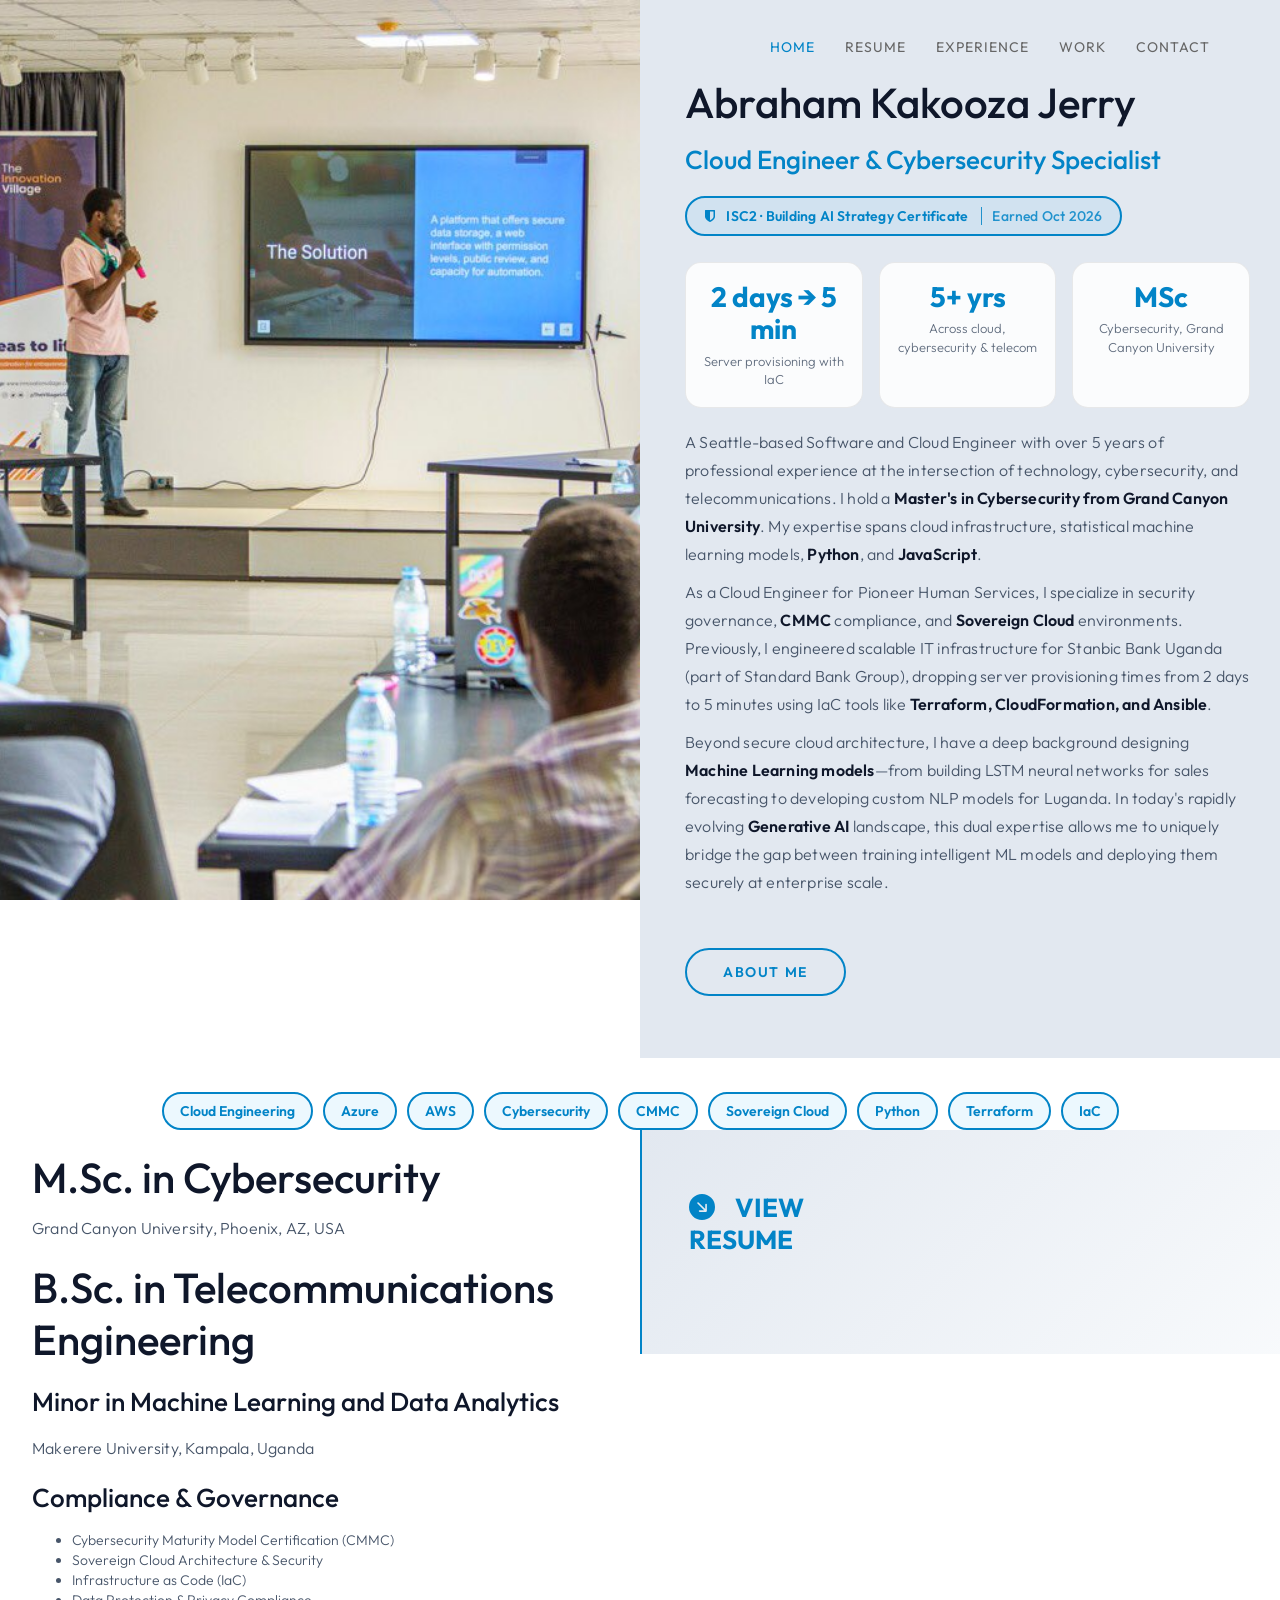
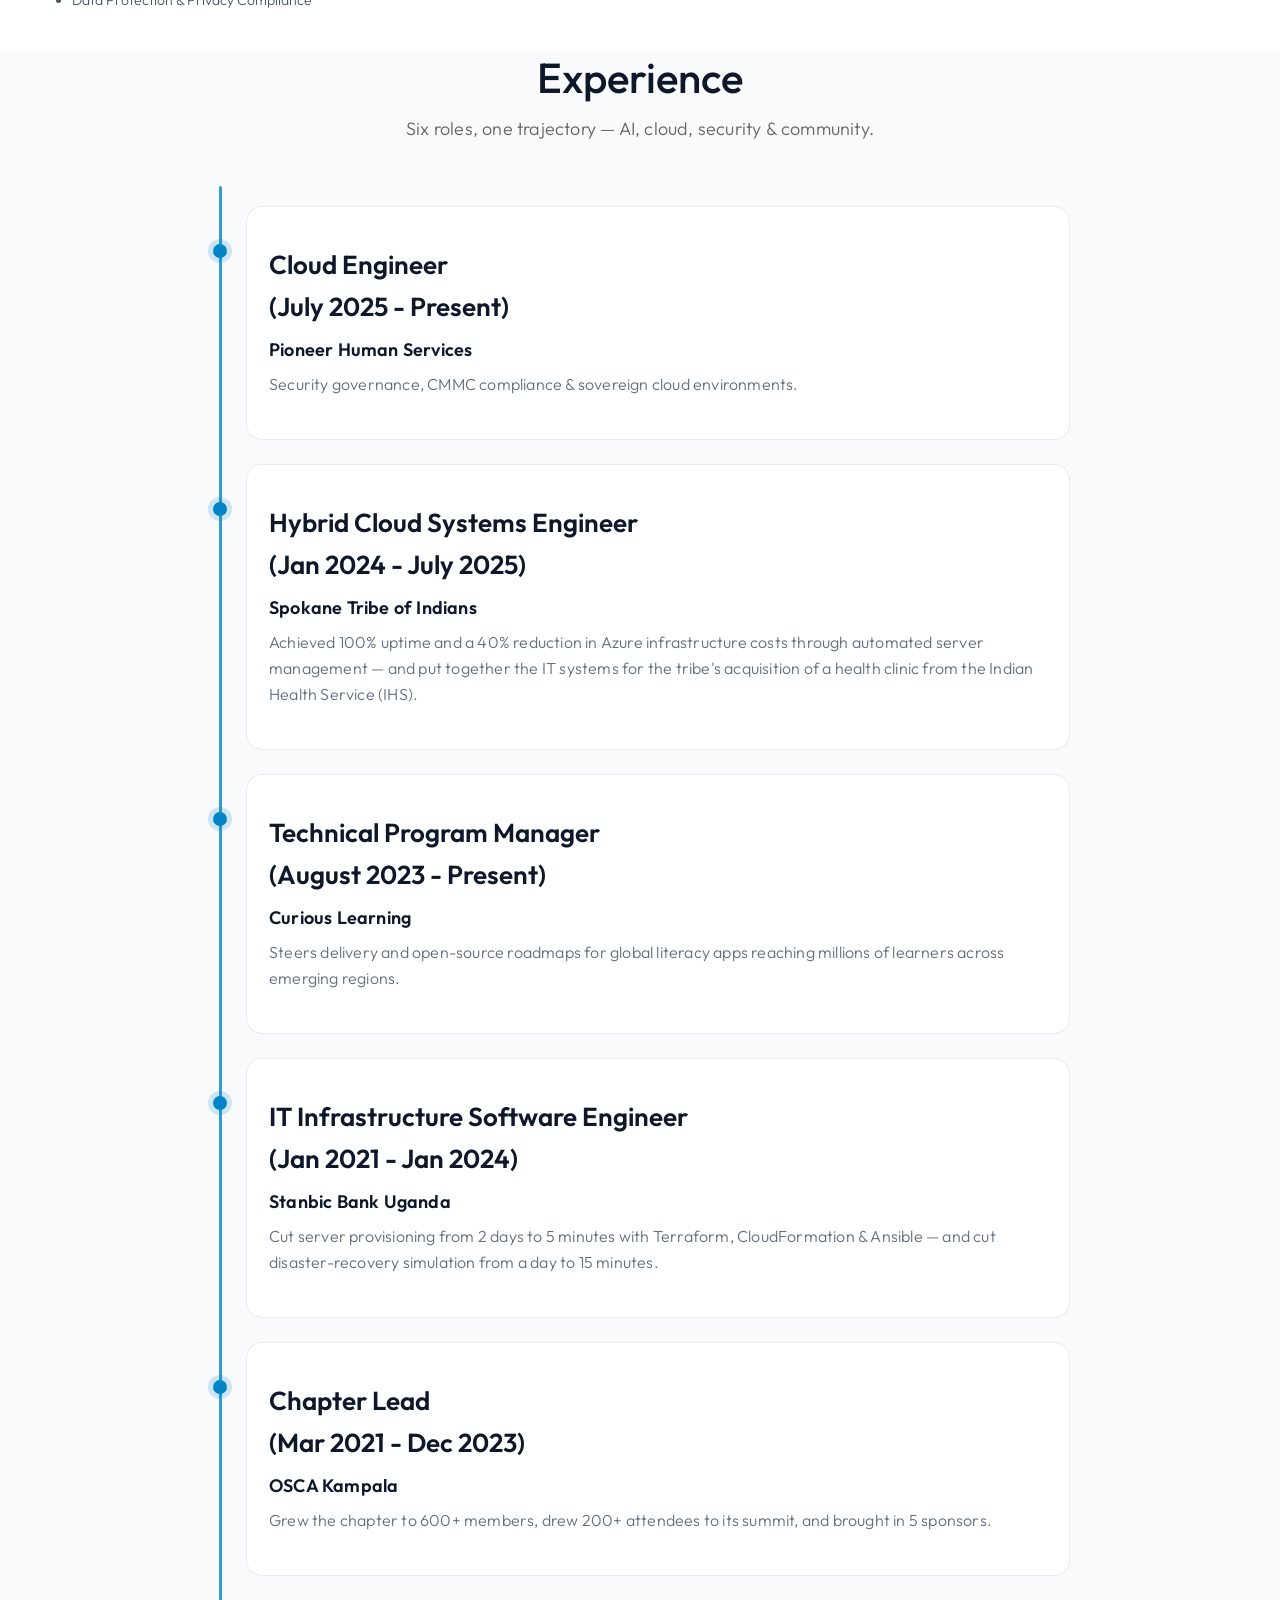
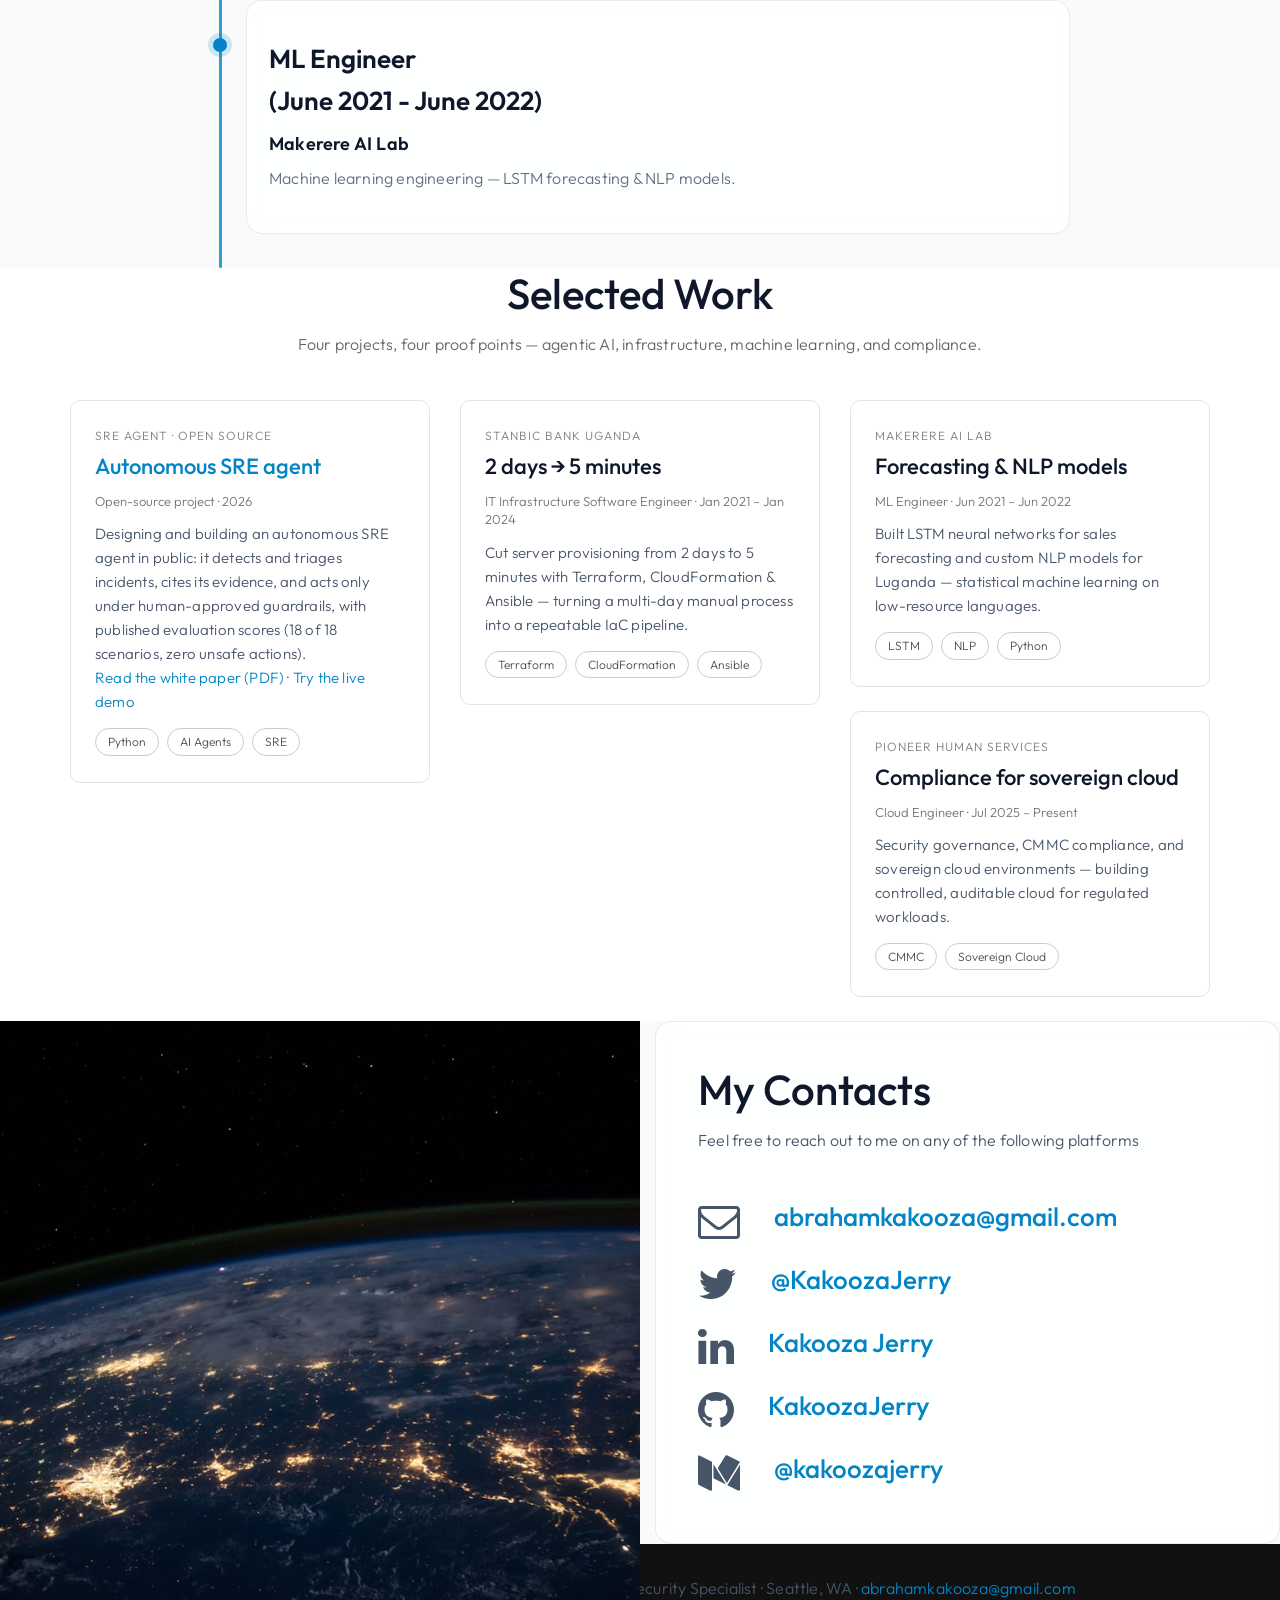
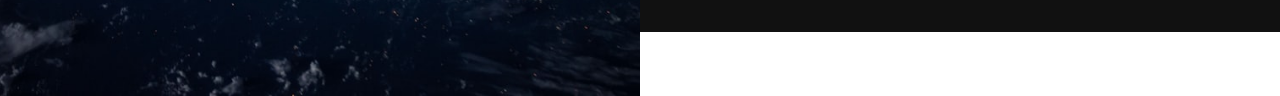
<file: index.html>
<!DOCTYPE html>
<html lang="en">

<head>

     <meta charset="UTF-8">
     <meta http-equiv="X-UA-Compatible" content="IE=Edge">
     <meta name="description" content="Abraham Kakooza Jerry — Seattle-based Cloud Engineer & Cybersecurity Specialist. CMMC compliance, sovereign cloud, Terraform IaC, and machine learning.">
     <meta name="keywords" content="Abraham Kakooza Jerry, Cloud Engineer, Cybersecurity, CMMC, Terraform, Machine Learning, Seattle">
     <meta name="author" content="Abraham Kakooza Jerry">
     <meta property="og:title" content="Abraham Kakooza Jerry — Cloud Engineer & Cybersecurity Specialist">
     <meta property="og:description" content="Seattle-based Cloud Engineer & Cybersecurity Specialist. CMMC compliance, sovereign cloud architecture, Terraform IaC, and machine learning.">
     <meta property="og:type" content="website">
     <meta property="og:url" content="https://kakoozajerry.github.io/">
     <meta property="og:image" content="https://kakoozajerry.github.io/images/myself.jpg">
     <meta name="twitter:card" content="summary_large_image">
     <meta name="twitter:title" content="Abraham Kakooza Jerry — Cloud Engineer & Cybersecurity Specialist">
     <meta name="twitter:description" content="Seattle-based Cloud Engineer & Cybersecurity Specialist. CMMC compliance, sovereign cloud architecture, Terraform IaC, and machine learning.">
     <meta name="twitter:image" content="https://kakoozajerry.github.io/images/myself.jpg">
     <link rel="canonical" href="https://kakoozajerry.github.io/">
<script type="application/ld+json">
{
  "@context": "https://schema.org",
  "@type": "Person",
  "name": "Abraham Kakooza Jerry",
  "jobTitle": "Cloud Engineer & Cybersecurity Specialist",
  "worksFor": { "@type": "Organization", "name": "Pioneer Human Services" },
  "alumniOf": [
    { "@type": "CollegeOrUniversity", "name": "Grand Canyon University" },
    { "@type": "CollegeOrUniversity", "name": "Makerere University" }
  ],
  "url": "https://kakoozajerry.github.io/",
  "sameAs": [
    "https://www.linkedin.com/in/kakoozajerry/",
    "https://github.com/KakoozaJerry",
    "https://medium.com/@kakoozajerry"
  ]
}
</script>
     <meta name="viewport" content="width=device-width, initial-scale=1">

     <title>Abraham Kakooza Jerry | Cloud Engineer & Cybersecurity Specialist | Seattle</title>
     <!--
Stimulus Template
http://www.templatemo.com/tm-498-stimulus
-->
     <link rel="stylesheet" href="css/bootstrap.min.css">
     <link rel="stylesheet" href="css/animate.css">
     <link rel="stylesheet" href="css/font-awesome.min.css">
     <link rel="stylesheet" href="css/templatemo-style.css?v=4.5">

     <link rel="preconnect" href="https://fonts.googleapis.com">
     <link rel="preconnect" href="https://fonts.gstatic.com" crossorigin>
     <link href="https://fonts.googleapis.com/css2?family=Outfit:wght@300;400;500;600;700&display=swap"
          rel="stylesheet">
     <link rel="icon" type="image/svg+xml" href="favicon.svg">

     <style>
          @media only screen and (max-width: 580px) {
               .hero-subtitle { font-size: 22px; line-height: inherit; }
          }
          .cert-badge {
               display: inline-block;
               padding: 8px 18px;
               border: 2px solid var(--primary-color);
               border-radius: 999px;
               color: var(--primary-color);
               font-weight: 600;
               font-size: 14px;
               letter-spacing: 0.2px;
               background: rgba(14, 165, 233, 0.08);
          }
          .cert-badge i { margin-right: 8px; }
          .cert-badge-date {
               margin-left: 10px;
               padding-left: 10px;
               border-left: 1px solid var(--primary-color);
               font-weight: 500;
               opacity: 0.85;
          }
     
          /* ---- P0: stat cards ---- */
          .stat-row {
               display: flex;
               gap: 16px;
               margin-top: 26px;
               flex-wrap: wrap;
          }
          .stat-card {
               flex: 1 1 150px;
               padding: 18px 14px;
               background: var(--glass-bg);
               backdrop-filter: blur(12px);
               -webkit-backdrop-filter: blur(12px);
               border: 1px solid var(--glass-border);
               border-radius: 16px;
               text-align: center;
          }
          .stat-card .stat-num {
               font-size: 28px;
               font-weight: 700;
               color: var(--primary-color);
               line-height: 1.15;
          }
          .stat-card .stat-label {
               font-size: 13px;
               margin-top: 6px;
               opacity: 0.85;
          }
          /* ---- P0: experience timeline ---- */
          .timeline {
               position: relative;
               max-width: 860px;
               margin: 10px auto 0;
               padding: 20px 0 10px 36px;
          }
          .timeline::before {
               content: "";
               position: absolute;
               left: 9px;
               top: 0;
               bottom: 0;
               width: 3px;
               background: var(--primary-color);
               border-radius: 3px;
               opacity: 0.8;
          }
          .timeline-item {
               position: relative;
               margin-bottom: 24px;
          }
          .timeline-item::before {
               content: "";
               position: absolute;
               left: -33px;
               top: 38px;
               width: 14px;
               height: 14px;
               border-radius: 50%;
               background: var(--primary-color);
               box-shadow: 0 0 0 5px rgba(2,132,199,0.18);
          }
          .timeline-item .service-thumb {
               text-align: left;
               padding: 28px 26px;
          }
          .timeline-item .service-thumb h3 {
               margin: 0 0 4px;
          }
          .timeline-item .service-thumb p {
               margin: 6px 0 0;
          }
          .timeline-outcome {
               opacity: 0.85;
               font-size: 16px !important;
               line-height: 26px !important;
          }
          @media (max-width: 768px) {
               .stat-row { flex-direction: column; }
               .timeline { padding-left: 30px; }
          }

          /* ---- P1: skills strip ---- */
          .skills-strip {
               display: flex;
               flex-wrap: wrap;
               gap: 10px;
               justify-content: center;
               margin-top: 34px;
          }
          .skill-pill {
               padding: 7px 16px;
               border: 2px solid var(--primary-color);
               border-radius: 999px;
               font-weight: 600;
               font-size: 14px;
               color: var(--primary-color);
               background: rgba(14, 165, 233, 0.08);
          }
          /* ---- P1: selected work cards ---- */
          .work-card {
               background: #ffffff;
               border: 1px solid #e3e3e3;
               border-radius: 10px;
               padding: 26px 24px;
               margin-bottom: 24px;
          }
          .work-card .work-org {
               font-size: 12px;
               text-transform: uppercase;
               letter-spacing: 1px;
               color: rgba(0,0,0,0.5);
               margin-bottom: 6px;
          }
          .work-card h3 { margin: 0 0 4px; font-size: 22px; }
          .work-card .work-role { font-size: 13px; color: rgba(0,0,0,0.55); margin-bottom: 12px; }
          .work-card p { font-size: 15px; line-height: 1.6; margin: 0; }
          .work-tags { display: flex; flex-wrap: wrap; gap: 8px; margin-top: 14px; }
          .work-tag {
               font-size: 12px;
               border: 1px solid #cccccc;
               border-radius: 999px;
               padding: 4px 12px;
               color: rgba(0,0,0,0.7);
          }
          /* ---- footer ---- */
          .section-footer {
               background: #111111;
               padding: 30px 0;
               text-align: center;
          }
          .section-footer p { margin: 0; }
</style>

</head>

<body data-spy="scroll" data-target=".navbar-collapse" data-offset="50">
    <a href="#home" class="sr-only sr-only-focusable">Skip to main content</a>


     <!-- PRE LOADER -->

     <div class="preloader">
          <div class="spinner">
               <span class="spinner-rotate"></span>
          </div>
     </div>


     <!-- Navigation Section -->

     <div class="navbar navbar-fixed-top custom-navbar" role="navigation">
          <div class="container">

               <!-- navbar header -->
               <div class="navbar-header">
                    <button class="navbar-toggle" data-toggle="collapse" data-target=".navbar-collapse">
                         <span class="icon icon-bar"></span>
                         <span class="icon icon-bar"></span>
                         <span class="icon icon-bar"></span>
                    </button>
                    <a href="#" class="navbar-brand"></a>
               </div>

               <div class="collapse navbar-collapse">
                    <ul class="nav navbar-nav navbar-right">
                         <li><a href="#home" class="smoothScroll">Home</a></li>
                         <li><a href="https://kakoozajerry.github.io/resume.html">Resume</a></li>
                         <li><a href="#employment" class="smoothScroll">Experience</a></li>
                         <li><a href="#projects" class="smoothScroll">Work</a></li>
                         <li><a href="#contact" class="smoothScroll">Contact</a></li>
                    </ul>
               </div>

          </div>
     </div>


     <!-- Home Section -->

     <section id="home" class="parallax-section">
          <div class="container">
               <div class="row">

                    <div class="col-md-6 col-sm-6">
                         <div class="home-img" role="img" aria-label="Abraham Kakooza Jerry presenting at the Innovation Village"></div>
                    </div>

                    <div class="col-md-6 col-sm-6">
                         <div class="home-thumb">
                              <div class="section-title">
                                   <h1 class="wow fadeInUp" data-wow-delay="0.6s" style="margin-top: 0;">Abraham Kakooza
                                        Jerry</h1>
                                   <h2 class="wow fadeInUp hero-subtitle" data-wow-delay="0.7s"
                                        style="color: var(--primary-color); font-weight: 500; font-size: 26px; line-height: 32px; padding-bottom: 6px;">Cloud Engineer &
                                        Cybersecurity Specialist</h2>
                                   <div class="wow fadeInUp" data-wow-delay="0.8s" style="margin-top: 14px;">
                                        <span class="cert-badge"><i class="fa fa-shield"></i> ISC2 · Building AI
                                             Strategy Certificate <span class="cert-badge-date">Earned Oct 2026</span></span>
                                   </div>
                                   <div class="stat-row">
                                        <div class="stat-card">
                                             <div class="stat-num">2 days → 5 min</div>
                                             <div class="stat-label">Server provisioning with IaC</div>
                                        </div>
                                        <div class="stat-card">
                                             <div class="stat-num">5+ yrs</div>
                                             <div class="stat-label">Across cloud, cybersecurity &amp; telecom</div>
                                        </div>
                                        <div class="stat-card">
                                             <div class="stat-num">MSc</div>
                                             <div class="stat-label">Cybersecurity, Grand Canyon University</div>
                                        </div>
                                   </div>
                                   <p class="wow fadeInUp" data-wow-delay="0.9s" style="margin-top: 20px;">A
                                        Seattle-based Software and Cloud Engineer with over 5 years of professional
                                        experience at the intersection of technology, cybersecurity, and
                                        telecommunications. I hold a <strong>Master's in Cybersecurity from Grand Canyon
                                             University</strong>. My expertise spans cloud infrastructure, statistical
                                        machine learning models, <strong>Python</strong>, and
                                        <strong>JavaScript</strong>.
                                   </p>
                                   <p class="wow fadeInUp" data-wow-delay="1.0s">As a Cloud Engineer for Pioneer Human
                                        Services, I specialize in security governance, <strong>CMMC</strong> compliance,
                                        and <strong>Sovereign Cloud</strong> environments. Previously, I engineered
                                        scalable IT infrastructure for Stanbic Bank Uganda (part of Standard Bank Group), dropping server provisioning
                                        times from 2 days to 5 minutes using IaC tools like <strong>Terraform,
                                             CloudFormation, and Ansible</strong>.</p>
                                   <p class="wow fadeInUp" data-wow-delay="1.1s">Beyond secure cloud architecture, I
                                        have a deep background designing <strong>Machine Learning models</strong>—from
                                        building LSTM neural networks for sales forecasting to developing custom NLP
                                        models for Luganda. In today's rapidly evolving <strong>Generative AI</strong>
                                        landscape, this dual expertise allows me to uniquely bridge the gap between
                                        training intelligent ML models and deploying them securely at enterprise scale.
                                   </p>
                                   <a href="#about" class="wow fadeInUp smoothScroll section-btn btn btn-success"
                                        data-wow-delay="1.4s">About me</a>

                              </div>
                         </div>
                    </div>


               </div>

                    <div class="row">
                         <div class="col-md-12">
                              <div class="skills-strip wow fadeInUp" data-wow-delay="1.2s">
                                   <span class="skill-pill">Cloud Engineering</span>
                                   <span class="skill-pill">Azure</span>
                                   <span class="skill-pill">AWS</span>
                                   <span class="skill-pill">Cybersecurity</span>
                                   <span class="skill-pill">CMMC</span>
                                   <span class="skill-pill">Sovereign Cloud</span>
                                   <span class="skill-pill">Python</span>
                                   <span class="skill-pill">Terraform</span>
                                   <span class="skill-pill">IaC</span>
                              </div>
                         </div>
                    </div>
          </div>
     </section>


     <!-- About Section -->

     <section id="about" class="parallax-section">
          <div class="container">
               <div class="row">

                    <div class="col-md-6 col-sm-12">
                         <div class="about-thumb">
                              <div style="margin-bottom: 20px;">
                                   <h2>M.Sc. in Cybersecurity</h2>
                                   <p>Grand Canyon University, Phoenix, AZ, USA</p>
                              </div>
                              <div style="margin-bottom: 20px;">
                                   <h2>B.Sc. in Telecommunications Engineering</h2>
                                   <h3>Minor in Machine Learning and Data Analytics</h3>
                                   <p>Makerere University, Kampala, Uganda</p>
                              </div>
                              <div>
                                   <h3>Compliance & Governance</h3>
                                   <ul>
                                        <li>Cybersecurity Maturity Model Certification (CMMC)</li>
                                        <li>Sovereign Cloud Architecture & Security</li>
                                        <li>Infrastructure as Code (IaC)</li>
                                        <li>Data Protection & Privacy Compliance</li>
                                   </ul>
                              </div>
                         </div>
                    </div>



                    <div class="bg-yellow col-md-6 col-sm-6">
                         <div class="skill-thumb">
                              <div class="wow section-title color-white" data-wow-delay="1.2s">
                                   <br>

                                   <h3>
                                        <a href="https://kakoozajerry.github.io/resume.html" class="resume-link">
                                             <strong> <svg xmlns="http://www.w3.org/2000/svg" width="1em" height="1em" fill="currentColor" viewBox="0 0 16 16" style="display:inline-block;vertical-align:-0.125em" aria-hidden="true"><path d="M0 8a8 8 0 1 1 16 0A8 8 0 0 1 0 8zm5.904-2.803a.5.5 0 1 0-.707.707L9.293 10H6.525a.5.5 0 0 0 0 1H10.5a.5.5 0 0 0 .5-.5V6.525a.5.5 0 0 0-1 0v2.768L5.904 5.197z"/></svg> &nbsp;&nbsp;
                                                  VIEW<br> RESUME</strong>

                                        </a>

                                   </h3>
                                   <br>

                              </div>
                         </div>
                    </div>

               </div>
          </div>
     </section>

     <!-- Service Section -->


     <section id="employment" class="parallax-section">
          <div class="container">
               <div class="row">
                    <div class="col-md-12">
                         <div class="section-title" style="text-align:center; margin-bottom: 10px;">
                              <h2>Experience</h2>
                              <p style="color: rgba(0,0,0,0.6);">Six roles, one trajectory — AI, cloud, security &amp; community.</p>
                         </div>
                         <div class="timeline">
                              <div class="timeline-item">
                                   <div class="color-white service-thumb">
                                        <h3><strong>Cloud Engineer</strong></h3>
                                        <h3><strong>(July 2025 - Present)</strong></h3>
                                        <p><strong>Pioneer Human Services</strong></p>
                                        <p class="timeline-outcome">Security governance, CMMC compliance &amp; sovereign cloud environments.</p>
                                   </div>
                              </div>
                              <div class="timeline-item">
                                   <div class="color-white service-thumb">
                                        <h3><strong>Hybrid Cloud Systems Engineer</strong></h3>
                                        <h3><strong>(Jan 2024 - July 2025)</strong></h3>
                                        <p><strong>Spokane Tribe of Indians</strong></p>
                                        <p class="timeline-outcome">Achieved 100% uptime and a 40% reduction in Azure infrastructure costs through automated server management — and put together the IT systems for the tribe's acquisition of a health clinic from the Indian Health Service (IHS).</p>
                                   </div>
                              </div>
                              <div class="timeline-item">
                                   <div class="color-white service-thumb">
                                        <h3><strong>Technical Program Manager</strong></h3>
                                        <h3><strong>(August 2023 - Present)</strong></h3>
                                        <p><strong>Curious Learning</strong></p>
                                        <p class="timeline-outcome">Steers delivery and open-source roadmaps for global literacy apps reaching millions of learners across emerging regions.</p>
                                   </div>
                              </div>
                              <div class="timeline-item">
                                   <div class="color-white service-thumb">
                                        <h3><strong>IT Infrastructure Software Engineer</strong></h3>
                                        <h3><strong>(Jan 2021 - Jan 2024)</strong></h3>
                                        <p><strong>Stanbic Bank Uganda</strong></p>
                                        <p class="timeline-outcome">Cut server provisioning from 2 days to 5 minutes with Terraform, CloudFormation &amp; Ansible &mdash; and cut disaster-recovery simulation from a day to 15 minutes.</p>
                                   </div>
                              </div>
                              <div class="timeline-item">
                                   <div class="color-white service-thumb">
                                        <h3><strong>Chapter Lead</strong></h3>
                                        <h3><strong>(Mar 2021 - Dec 2023)</strong></h3>
                                        <p><strong>OSCA Kampala</strong></p>
                                        <p class="timeline-outcome">Grew the chapter to 600+ members, drew 200+ attendees to its summit, and brought in 5 sponsors.</p>
                                   </div>
                              </div>
                              <div class="timeline-item">
                                   <div class="color-white service-thumb">
                                        <h3><strong>ML Engineer</strong></h3>
                                        <h3><strong>(June 2021 - June 2022)</strong></h3>
                                        <p><strong>Makerere AI Lab</strong></p>
                                        <p class="timeline-outcome">Machine learning engineering — LSTM forecasting &amp; NLP models.</p>
                                   </div>
                              </div>
                         </div>
                    </div>
               </div>
          </div></section>


     <!-- Projects Section -->

     <section id="projects" class="parallax-section">
          <div class="container">
               <div class="row">
                    <div class="col-md-12">
                         <div class="section-title" style="text-align:center; margin-bottom: 10px;">
                              <h2>Selected Work</h2>
                              <p style="color: rgba(0,0,0,0.6);">Four projects, four proof points — agentic AI, infrastructure, machine learning, and compliance.</p>
                         </div>
                    </div>
               </div>
               <div class="row">
                    <div class="col-md-4 col-sm-6">
                         <div class="work-card">
                              <div class="work-org">SRE Agent · Open Source</div>
                              <h3><a href="https://github.com/KakoozaJerry/sre-agent" target="_blank" rel="noopener noreferrer">Autonomous SRE agent</a></h3>
                              <div class="work-role">Open-source project · 2026</div>
                              <p>Designing and building an autonomous SRE agent in public: it detects and triages incidents, cites its evidence, and acts only under human-approved guardrails, with published evaluation scores (18 of 18 scenarios, zero unsafe actions).</p>
                              <p><a href="sre-agent-whitepaper.pdf" target="_blank" rel="noopener noreferrer">Read the white paper (PDF)</a> · <a href="https://sre-agent-demo.onrender.com" target="_blank" rel="noopener noreferrer">Try the live demo</a></p>
                              <div class="work-tags"><span class="work-tag">Python</span><span class="work-tag">AI Agents</span><span class="work-tag">SRE</span></div>
                         </div>
                    </div>
                    <div class="col-md-4 col-sm-6">
                         <div class="work-card">
                              <div class="work-org">Stanbic Bank Uganda</div>
                              <h3>2 days → 5 minutes</h3>
                              <div class="work-role">IT Infrastructure Software Engineer · Jan 2021 – Jan 2024</div>
                              <p>Cut server provisioning from 2 days to 5 minutes with Terraform, CloudFormation &amp; Ansible — turning a multi-day manual process into a repeatable IaC pipeline.</p>
                              <div class="work-tags"><span class="work-tag">Terraform</span><span class="work-tag">CloudFormation</span><span class="work-tag">Ansible</span></div>
                         </div>
                    </div>
                    <div class="col-md-4 col-sm-6">
                         <div class="work-card">
                              <div class="work-org">Makerere AI Lab</div>
                              <h3>Forecasting &amp; NLP models</h3>
                              <div class="work-role">ML Engineer · Jun 2021 – Jun 2022</div>
                              <p>Built LSTM neural networks for sales forecasting and custom NLP models for Luganda — statistical machine learning on low-resource languages.</p>
                              <div class="work-tags"><span class="work-tag">LSTM</span><span class="work-tag">NLP</span><span class="work-tag">Python</span></div>
                         </div>
                    </div>
                    <div class="col-md-4 col-sm-6">
                         <div class="work-card">
                              <div class="work-org">Pioneer Human Services</div>
                              <h3>Compliance for sovereign cloud</h3>
                              <div class="work-role">Cloud Engineer · Jul 2025 – Present</div>
                              <p>Security governance, CMMC compliance, and sovereign cloud environments — building controlled, auditable cloud for regulated workloads.</p>
                              <div class="work-tags"><span class="work-tag">CMMC</span><span class="work-tag">Sovereign Cloud</span></div>
                         </div>
                    </div>
               </div>
          </div>
     </section>


     <!-- Experience Section -->

     <section id="contact" class="parallax-section">
          <div class="container">
               <div class="row">

                    <div class="col-md-6 col-sm-6">
                         <div class="background-image experience-img"></div>
                    </div>

                    <div class="col-md-6 col-sm-6">
                         <div class="color-white experience-thumb">
                              <div class="wow fadeInUp section-title" data-wow-delay="0.8s">
                                   <h2>My Contacts</h2>
                                   <p class="color-white">Feel free to reach out
                                        to me on any of the following platforms</p>
                              </div>

                              <div class="wow fadeInUp color-white media" data-wow-delay="1.6s">
                                   <div class="media-object media-left">
                                        <i class="fa fa-envelope-o"></i>
                                   </div>
                                   <div class="media-body">
                                        <h3 class="media-heading"> <a href="mailto:abrahamkakooza@gmail.com"
                                                  style="color: var(--primary-color);">
                                                  abrahamkakooza@gmail.com </a></h3>
                                        <p class="color-white"></p>
                                   </div>
                              </div>

                              <div class="wow fadeInUp color-white media" data-wow-delay="1.6s">
                                   <div class="media-object media-left">
                                        <i class="fa fa-twitter"></i>
                                   </div>
                                   <div class="media-body">
                                        <h3 class="media-heading"> <a href="https://twitter.com/KakoozaJerry"
                                                  style="color: var(--primary-color);"> @KakoozaJerry
                                             </a></h3>
                                        <p class="color-white"></p>
                                   </div>
                              </div>

                              <div class="wow fadeInUp color-white media" data-wow-delay="1.6s">
                                   <div class="media-object media-left">
                                        <i class="fa fa-linkedin"></i>
                                   </div>
                                   <div class="media-body">
                                        <h3 class="media-heading"> <a href="https://www.linkedin.com/in/kakoozajerry/"
                                                  style="color: var(--primary-color);"> Kakooza Jerry
                                             </a></h3>
                                        <p class="color-white"></p>
                                   </div>
                              </div>

                              <div class="wow fadeInUp color-white media" data-wow-delay="1.6s">
                                   <div class="media-object media-left">
                                        <i class="fa fa-github"></i>
                                   </div>
                                   <div class="media-body">
                                        <h3 class="media-heading"> <a href="https://github.com/KakoozaJerry"
                                                  style="color: var(--primary-color);"> KakoozaJerry
                                             </a></h3>
                                        <p class="color-white"></p>
                                   </div>
                              </div>

                              <div class="wow fadeInUp color-white media" data-wow-delay="1.6s">
                                   <div class="media-object media-left">
                                        <i class="fa fa-medium"></i>
                                   </div>
                                   <div class="media-body">
                                        <h3 class="media-heading"> <a href="https://medium.com/@kakoozajerry"
                                                  style="color: var(--primary-color);"> @kakoozajerry
                                             </a></h3>
                                        <p class="color-white"></p>
                                   </div>
                              </div>

                         </div>
                    </div>

               </div>
          </div>
     </section>


     <!-- Education Section -->



     <!-- Quotes Section -->




     <!-- Contact Section -->



     <!-- Footer Section -->

     <footer class="section-footer">
          <p class="color-white">&copy; 2026 Abraham Kakooza Jerry — Cloud Engineer &amp; Cybersecurity Specialist · Seattle, WA · <a href="mailto:abrahamkakooza@gmail.com" style="color: var(--primary-color);">abrahamkakooza@gmail.com</a></p>
     </footer>



     <!-- SCRIPTS -->

     <script src="js/jquery.js"></script>
     <script src="js/bootstrap.min.js"></script>
     <script src="js/jquery.parallax.js"></script>
     <script src="js/smoothscroll.js"></script>
     <script src="js/wow.min.js"></script>
     <script src="js/custom.js"></script>

</body>

</html>
</file>
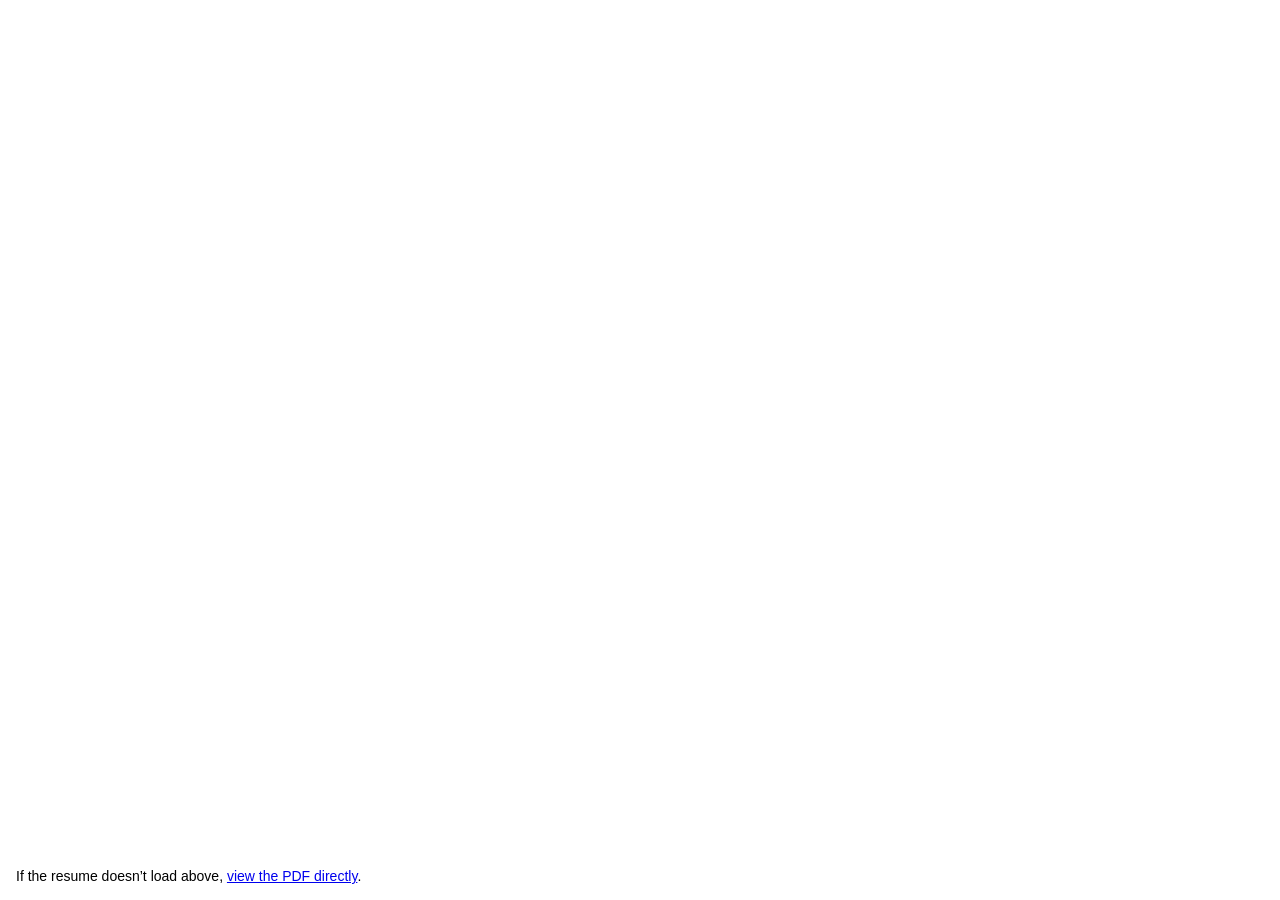
<file: resume.html>
<!DOCTYPE HTML PUBLIC "-//W3C//DTD HTML 4.01 Transitional//EN" "http://www.w3.org/TR/html4/loose.dtd">
<html lang="en" style="width:100%; height:100%;">
<head>
  <meta http-equiv="content-type" content="text/html; charset=utf-8">
  <meta name="viewport" content="width=device-width, initial-scale=1">
  <meta name="description" content="Resume of Abraham Kakooza Jerry — Seattle-based Cloud Engineer & Cybersecurity Specialist specializing in CMMC compliance, sovereign cloud, and Terraform IaC.">
  <link rel="canonical" href="https://kakoozajerry.github.io/resume.html">
  <title>Abraham Kakooza Jerry — Resume</title>
</head>
  <body style="width:100%; height:100%; margin:0;">
    <iframe title="Abraham Kakooza Jerry — Resume (PDF)" src="https://docs.google.com/viewer?url=https://github.com/KakoozaJerry/KakoozaJerry.github.io/raw/master/jerrysCV.pdf&embedded=true" style="width:100%; height:calc(100% - 44px); display:block; border:0;" frameborder="0"></iframe>
    <p style="margin:0; padding:12px 16px; font-family:Arial, Helvetica, sans-serif; font-size:14px;">If the resume doesn’t load above, <a href="https://KakoozaJerry.github.io/jerrysCV.pdf">view the PDF directly</a>.</p>
  </body>
</html>
</file>
<file: css/templatemo-style.css>
/*

Stimulus Template

http://www.templatemo.com/tm-498-stimulus

*/

:root {
    --primary-color: #0284c7;
    --secondary-color: #f8fafc;
    --dark-bg: #ffffff;
    --dark-grey: #e2e8f0;
    --text-color: #475569;
    --glass-bg: rgba(255, 255, 255, 0.85);
    --glass-border: rgba(0, 0, 0, 0.08);
    --neon-glow: 0 12px 24px rgba(14, 165, 233, 0.25);
}

body {
	background: var(--dark-bg);
    color: var(--text-color);
    font-family: 'Outfit', sans-serif;
    font-style: normal;
	font-weight: 300;
    overflow-x: hidden;
}

.resume-link strong {
    font-weight: normal;
    color: var(--primary-color);
}

html,body {
  width: 100%;
  height: 100%;
}


/*---------------------------------------
    Typorgraphy              
-----------------------------------------*/

h1,h2,h3,h4,h5,h6 {
  font-style: normal;
  font-weight: 600;
  color: #0f172a;
}

h1,h2,h3 {
  font-weight: 500;
}

h1 {
  font-size: 42px;
  padding-bottom: 14px;
  margin-bottom: 0px;
}

h2 {
  font-size: 42px;
  line-height: 52px;
  margin-top: 0px;
}

h3 {
  font-size: 26px;
  line-height: 32px;
  padding-bottom: 6px;
}

h4 {
  color: var(--text-color);
  font-size: 12px;
  font-weight: 500;
  letter-spacing: 2px;
  text-transform: uppercase;
  padding-top: 6px;
}

h5 {
  color: var(--text-color);
}

strong {
  color: #0f172a;
  font-weight: 600;
}

p {
    color: var(--text-color);
    font-size: 16px;
    font-weight: 300;
    line-height: 28px;
    letter-spacing: 0.2px;
}

.section-btn {
  background-color: transparent;
  border: 2px solid var(--primary-color);
  border-radius: 100px;
  color: var(--primary-color);
  font-size: 14px;
  font-weight: 600;
  letter-spacing: 1.6px;
  padding: 12px 36px;
  margin-top: 42px;
  transition: all 0.4s ease-in-out;
  text-transform: uppercase;
  text-decoration: none;
}

.section-btn:hover {
  background: var(--primary-color);
  border-color: transparent;
  color: var(--dark-bg);
  box-shadow: var(--neon-glow);
}

.btn-success:focus, .btn-success:active {
  background-color: var(--primary-color);
  border-color: transparent;
  color: var(--dark-bg);
}

.parallax-section {
  background-attachment: fixed !important;
  background-size: cover !important;
}

.section-title {
  position: relative;
  padding-bottom: 22px;
}

#about,
#employment,
#contact,
#education,
#contact {
  position: relative;
}

#home .container,
#about .container, 
#contact .container,
#employment .container,
#education .container,
#contact .container {
  width: 100%;
  padding: 0;
  margin: 0;
}

#contact .experience-thumb,
#education .education-thumb  {
  padding: 42px;
  background: var(--glass-bg);
  backdrop-filter: blur(12px);
  -webkit-backdrop-filter: blur(12px);
  border: 1px solid var(--glass-border);
  border-radius: 16px;
}

#employment,
#quotes,
footer {
  text-align: center;
}

#contact,
#education {
  background: var(--secondary-color);
}

.background-image {
    background-position: 50% 50% !important;
    background-size: cover !important;
    width: 100%;
    height: 100%;
    min-height: 75vh;
    position: absolute;
    top: 0;
    right: 0;
    bottom: 0;
    left: 0;
}

.color-white {
  color: var(--text-color);
}

.color-yellow {
  color: var(--primary-color);
}

.bg-yellow {
  background: linear-gradient(135deg, var(--dark-grey), var(--secondary-color));
  border-left: 2px solid var(--primary-color);
}

.bg-white {
  background: #ffffff;
}

.bg-dark {
  background: var(--dark-bg);
}



/*---------------------------------------
    General               
-----------------------------------------*/

html{
  -webkit-font-smoothing: antialiased;
}

a {
  color: var(--primary-color);
  -webkit-transition: 0.5s;
  -o-transition: 0.5s;
  transition: 0.5s;
  text-decoration: none !important;
}
a:hover, a:active, a:focus {
  color: var(--primary-color);
  outline: none;
}

* {
  -webkit-box-sizing: border-box;
  -moz-box-sizing: border-box;
  box-sizing: border-box;
}

*:before,
*:after {
  -webkit-box-sizing: border-box;
  -moz-box-sizing: border-box;
  box-sizing: border-box;
}



/*---------------------------------------
    Preloader section              
-----------------------------------------*/

.preloader {
  position: fixed;
  top: 0;
  left: 0;
  width: 100%;
  height: 100%;
  z-index: 99999;
  display: flex;
  flex-flow: row nowrap;
  justify-content: center;
  align-items: center;
  background: none repeat scroll 0 0 var(--dark-bg);
}

.spinner {
  border: 1px solid transparent;
  border-radius: 5px;
  position: relative;
}

.spinner:before {
  content: '';
  box-sizing: border-box;
  position: absolute;
  top: 50%;
  left: 50%;
  width: 30px;
  height: 30px;
  margin-top: -10px;
  margin-left: -10px;
  border-radius: 50%;
  border: 2px solid var(--primary-color);
  border-top-color: #f9f9f9;
  animation: spinner .6s linear infinite;
}

@-webkit-keyframes spinner {
  to {transform: rotate(360deg);}
}

@keyframes spinner {
  to {transform: rotate(360deg);}
}



/*---------------------------------------
    Navigation section              
-----------------------------------------*/

.custom-navbar {
    margin-bottom: 0;
    background-color: #ffffff;
}

.custom-navbar .navbar-brand {
    color: #333;
	text-shadow: 1px 1px #fff;
    font-weight: bold;
    font-size: 24px;
    line-height: 35px;
    letter-spacing: 1px;
}

.custom-navbar .nav li a {
    color: #666;
    font-size: 14px;
    font-weight: 400;
    letter-spacing: 1px;
    text-transform: uppercase;
    line-height: 40px;
    transition: all 0.4s ease-in-out;
}

.custom-navbar .nav li a:hover {
    background: transparent;
    color: var(--primary-color);
}

.custom-navbar .navbar-nav > li > a:hover,
.custom-navbar .navbar-nav > li > a:focus {
  background-color: transparent;
}

.custom-navbar .nav li.active > a {
    background-color: transparent;
    color: var(--primary-color);
}

.custom-navbar .navbar-toggle {
    border: none;
    padding-top: 10px;
}

.custom-navbar .navbar-toggle {
    background-color: transparent;
}

.custom-navbar .navbar-toggle .icon-bar {
    background: var(--primary-color);
    border-color: transparent;
}

@media(min-width:768px) {
    .custom-navbar {
        padding: 12px 0;
        border-bottom: 0;
        background: 0 0; 
    }
    .custom-navbar.top-nav-collapse {
        background: #ffffff;
        box-shadow: 0px 2px 8px 0px rgba(50, 50, 50, 0.08);
        padding: 0;
    }

}



/*---------------------------------------
    Home section              
-----------------------------------------*/

#home h1 {
  padding-bottom: 18px;
}

#home .col-md-6 {
  background: var(--dark-grey);
  padding-right: 0;
  padding-left: 0;
}

#home .home-img {
  background: url('../images/myself.jpg') no-repeat;
  background-size: cover;
  background-position: 50% 50%;
  width: 100%;
  height: 100vh;
}

#home .home-thumb {
  display: -webkit-box;
  display: -webkit-flex;
  display: -ms-flexbox;
  display: flex;
  -webkit-box-align: center;
  -webkit-align-items: center;
  -ms-flex-align: center;
  align-items: center;
  min-height: 100vh;
  padding: 80px 45px 40px 45px;
}



/*---------------------------------------
   About section              
-----------------------------------------*/

#about .about-img {
    background: url('../images/about-img.jpg') no-repeat;
}

#about .about-thumb,
#about .skill-thumb {
  padding: 22px 32px 32px 32px;
}

#about .progress {
  background: #ffffff;
  border-radius: 0px;
  box-shadow: none;
  height: 2px;
}

#about .progress-bar-primary {
  background: #232B2B;
}

#about strong,
#about span {
  font-weight: bold;
  display: inline-block;
  padding-bottom: 8px;
}



/*---------------------------------------
    Service section              
-----------------------------------------*/

#employment {
  background: var(--secondary-color);
}

#employment p {
  font-size: 18px;
  line-height: 30px;
}

#employment .service-thumb {
  padding: 42px 22px;
  background: var(--glass-bg);
  backdrop-filter: blur(12px);
  -webkit-backdrop-filter: blur(12px);
  border: 1px solid var(--glass-border);
  border-radius: 16px;
  margin-bottom: 20px;
  height: 100%;
  box-sizing: border-box;
  transition: all 0.4s ease;
}

/* Infinite Carousel Styles */
.carousel-wrapper {
  overflow: hidden;
  width: 100%;
  white-space: nowrap;
  padding: 20px 0;
  position: relative;
}

.carousel-wrapper::before,
.carousel-wrapper::after {
  content: "";
  position: absolute;
  top: 0;
  width: 120px;
  height: 100%;
  z-index: 2;
  pointer-events: none;
}
.carousel-wrapper::before {
  left: 0;
  background: linear-gradient(to right, var(--secondary-color), transparent);
}
.carousel-wrapper::after {
  right: 0;
  background: linear-gradient(to left, var(--secondary-color), transparent);
}

.carousel-track {
  display: flex;
  width: max-content;
  animation: marquee 20s linear infinite;
}

.carousel-track:hover {
  animation-play-state: paused;
}

.carousel-item {
  width: 320px;
  margin-right: 30px;
  white-space: normal;
}

@keyframes marquee {
  0% { transform: translateX(0); }
  100% { transform: translateX(-50%); } 
}

#employment .service-thumb:hover {
  transform: translateY(-8px);
  box-shadow: var(--neon-glow);
  border-color: var(--primary-color);
}

#employment .service-thumb .fa {
  font-size: 42px;
  padding-bottom: 22px;
}



/*---------------------------------------
    Experience section              
-----------------------------------------*/

#contact .experience-img {
  background: url('../images/global_network.jpg') center center no-repeat;
  background-size: cover;
}

#contact .media-heading {
  margin-bottom: 0px;
}

#contact .media .fa {
  font-size: 42px;
  margin-right: 14px;
}

#contact small {
  color: #633;
  font-weight: bold;
}

/*---------------------------------------
    Education section              
-----------------------------------------*/

#education {
  background: var(--primary-color);
}

#education .education-img {
  background: url('../images/education-img.jpg') no-repeat;
}

#education .media-heading {
  margin-bottom: 0px;
}

#education .media .fa {
  font-size: 42px;
  margin-right: 14px;
}

#education small {
  color: #886D1E;
  font-weight: bold;
}



/*---------------------------------------
   Quotes section              
-----------------------------------------*/

#quotes {
    background: url('../images/quotes-bg.jpg') 50% 0 repeat-y fixed;
    background-size: cover;
    background-position: center center;
    color: #ffffff;
    position: relative;
    padding: 100px 0px;
}

#quotes .overlay {
    background: #121212;
    width: 100%;
    height: 100%;
    position: absolute;
    top: 0;
    opacity: 0.7;
}

#quotes .fa {
  font-size: 42px;
  margin-top: 32px;
  margin-bottom: 22px;
}

#quotes p {
  padding-top: 32px;
}


/*---------------------------------------
    Contact section              
-----------------------------------------*/

#contact {
  background: var(--secondary-color);
}

#contact .contact-form,
#contact .contact-thumb {
  padding: 22px 32px 22px 32px;
  min-height: 75vh;
}

#contact .contact-img {
  background: url('../images/contact-img.jpg') no-repeat;
  min-height: 75vh;
}

#contact .contact-info {
  padding-top: 6px;
  padding-bottom: 6px;
}

#contact .form-control::-moz-placeholder{color:#ffffff;opacity:1}
#contact .form-control:-ms-input-placeholder{color:#ffffff}
#contact .form-control::-webkit-input-placeholder{color:#ffffff}

#contact .form-control {
  background: transparent;
  border: none;
  border-bottom: 1px solid var(--primary-color);
  border-radius: 0px;
  box-shadow: none;
  color: #ffffff;
  font-size: 18px;
  margin-top: 10px;
  margin-bottom: 25px;
  transition: all 0.4s ease-in-out;
}

#contact .form-control:focus {
  border-bottom-color: #ffffff;
}

#contact input {
  height: 45px;
}

#contact input[type="submit"] {
  background: #ffffff;
  border: 2px solid transparent;
  border-radius: 40px;
  color: var(--dark-bg);
  padding-bottom: 10px;
}

#contact input[type="submit"]:hover {
  background: transparent;
  border-color: #ffffff;
  color: #ffffff;
}

#contact .fa {
  padding-right: 10px;
}



/*---------------------------------------
   Footer section              
-----------------------------------------*/

footer {
    padding: 140px 0px;
}



/*---------------------------------------
   Social icon             
-----------------------------------------*/

.social-icon {
    position: relative;
    padding: 0;
    margin: 0;
    text-align: center;
}

.social-icon li {
    display: inline-block;
    list-style: none;
}

.social-icon li a {
    border: 2px solid transparent;
    color: #999;
    border-radius: 100px;
    cursor: pointer;
    font-size: 16px;
    text-decoration: none;
    transition: all 0.4s ease-in-out;
    width: 50px;
    height: 50px;
    line-height: 50px;
    text-align: center;
    vertical-align: middle;
    position: relative;
    margin: 22px 4px 10px 4px;
}

.social-icon li a:hover {
    background: var(--primary-color);
    border-color: #ffffff;
    color: #ffffff;
    transform: scale(1.1);
}



/*---------------------------------------
   Mobile Responsive         
-----------------------------------------*/

@media only screen and (max-width: 580px) {
  h1 {
    font-size: 32px;
  }

  h2 {
    font-size: 28px;
    line-height: inherit;
  }

  h3 {
    font-size: 22px;
    line-height: inherit;
  }
}

@media only screen and (max-width: 767px) {
  .custom-navbar .navbar-brand {
    line-height: 18px;
  }

  #home .home-thumb {
    height: auto;
    min-height: 0;
    padding-top: 70px;
    padding-bottom: 12px;
  }

  #home .container,
  #about .container, 
  #contact .container,
  #employment .container,
  #education .container,
  #contact .container {
    padding-right: 15px;
    padding-left: 15px;
  }

  #about .col-md-3,
  #contact .col-md-6,
  #education .col-md-6,
  #contact .col-md-3 {
    padding: 0;
    margin: 0;
  }

  .background-image {
    position: relative;
    min-height: 65vh;
  }
}

@media only screen and (max-width: 1024px) {
  .section-title {
    padding-bottom: 12px;
  }

  footer {
    padding: 40px 0;
  }
}
</file>
